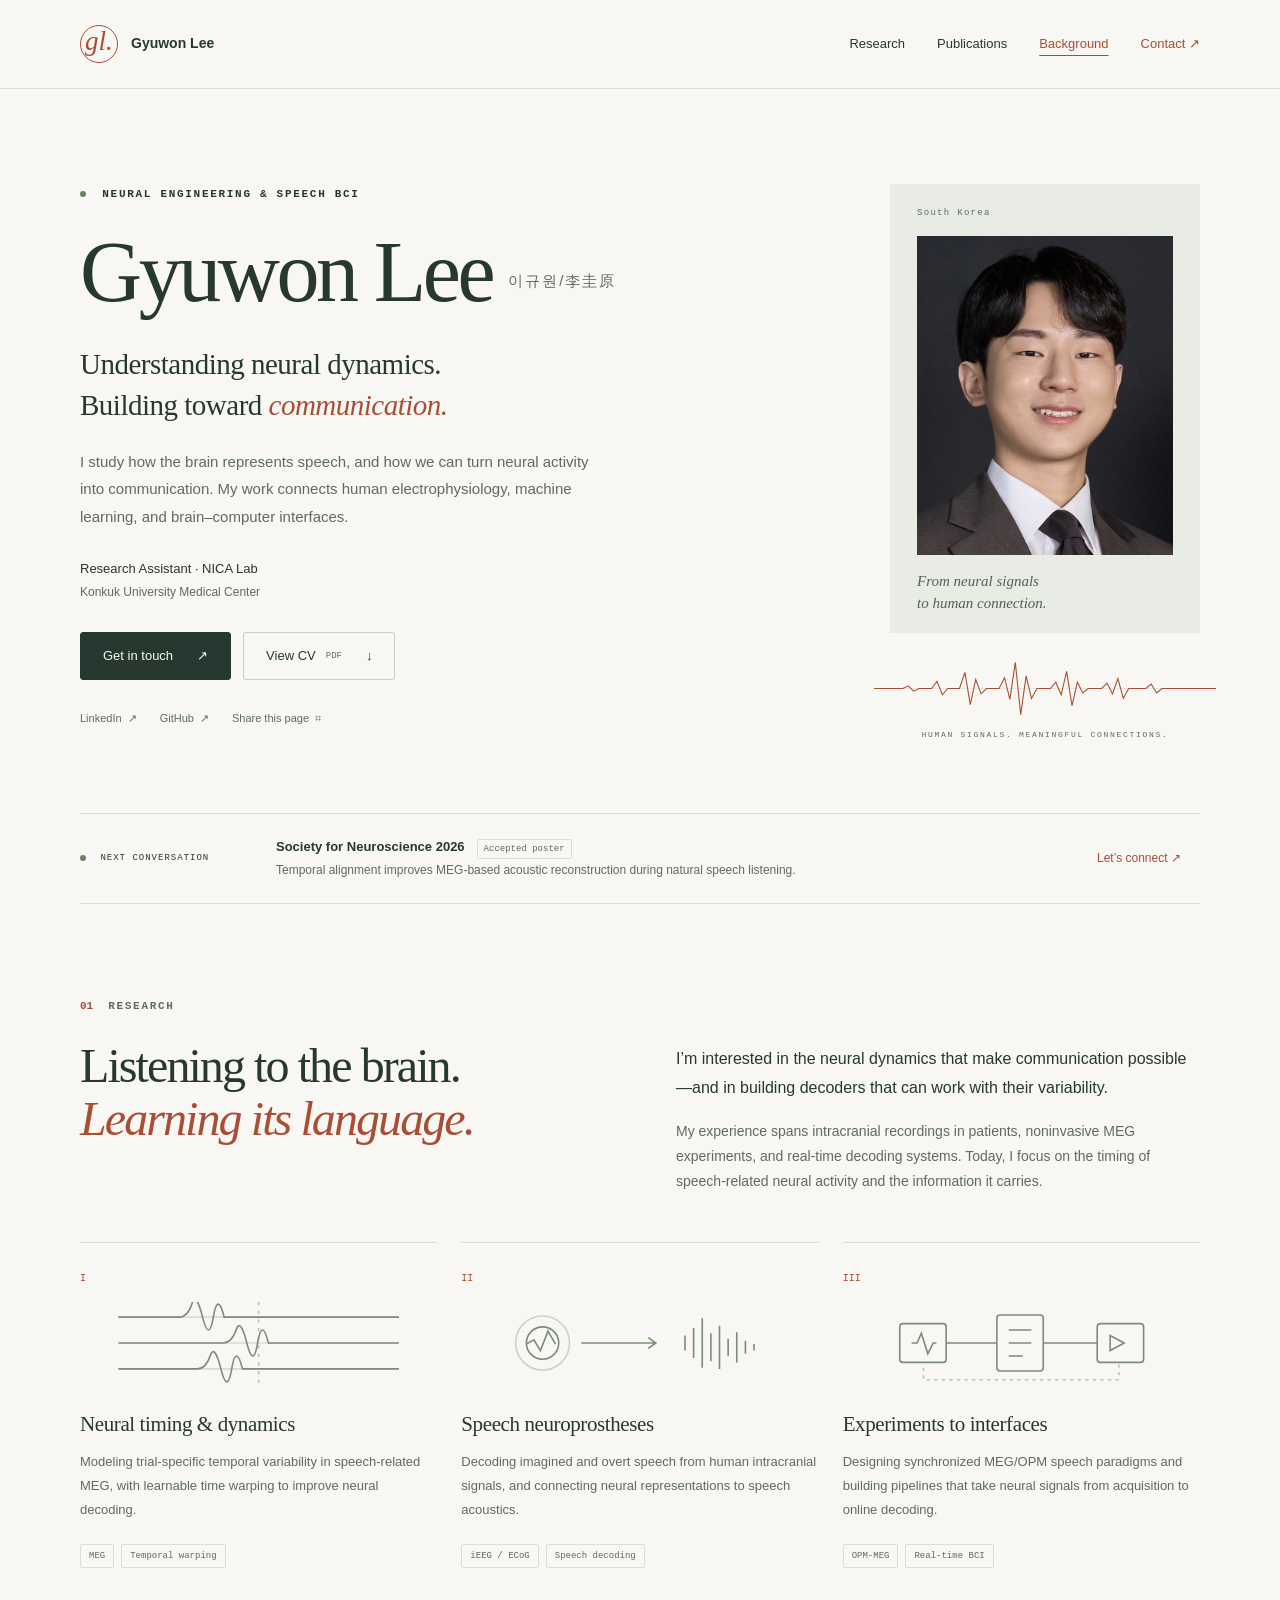
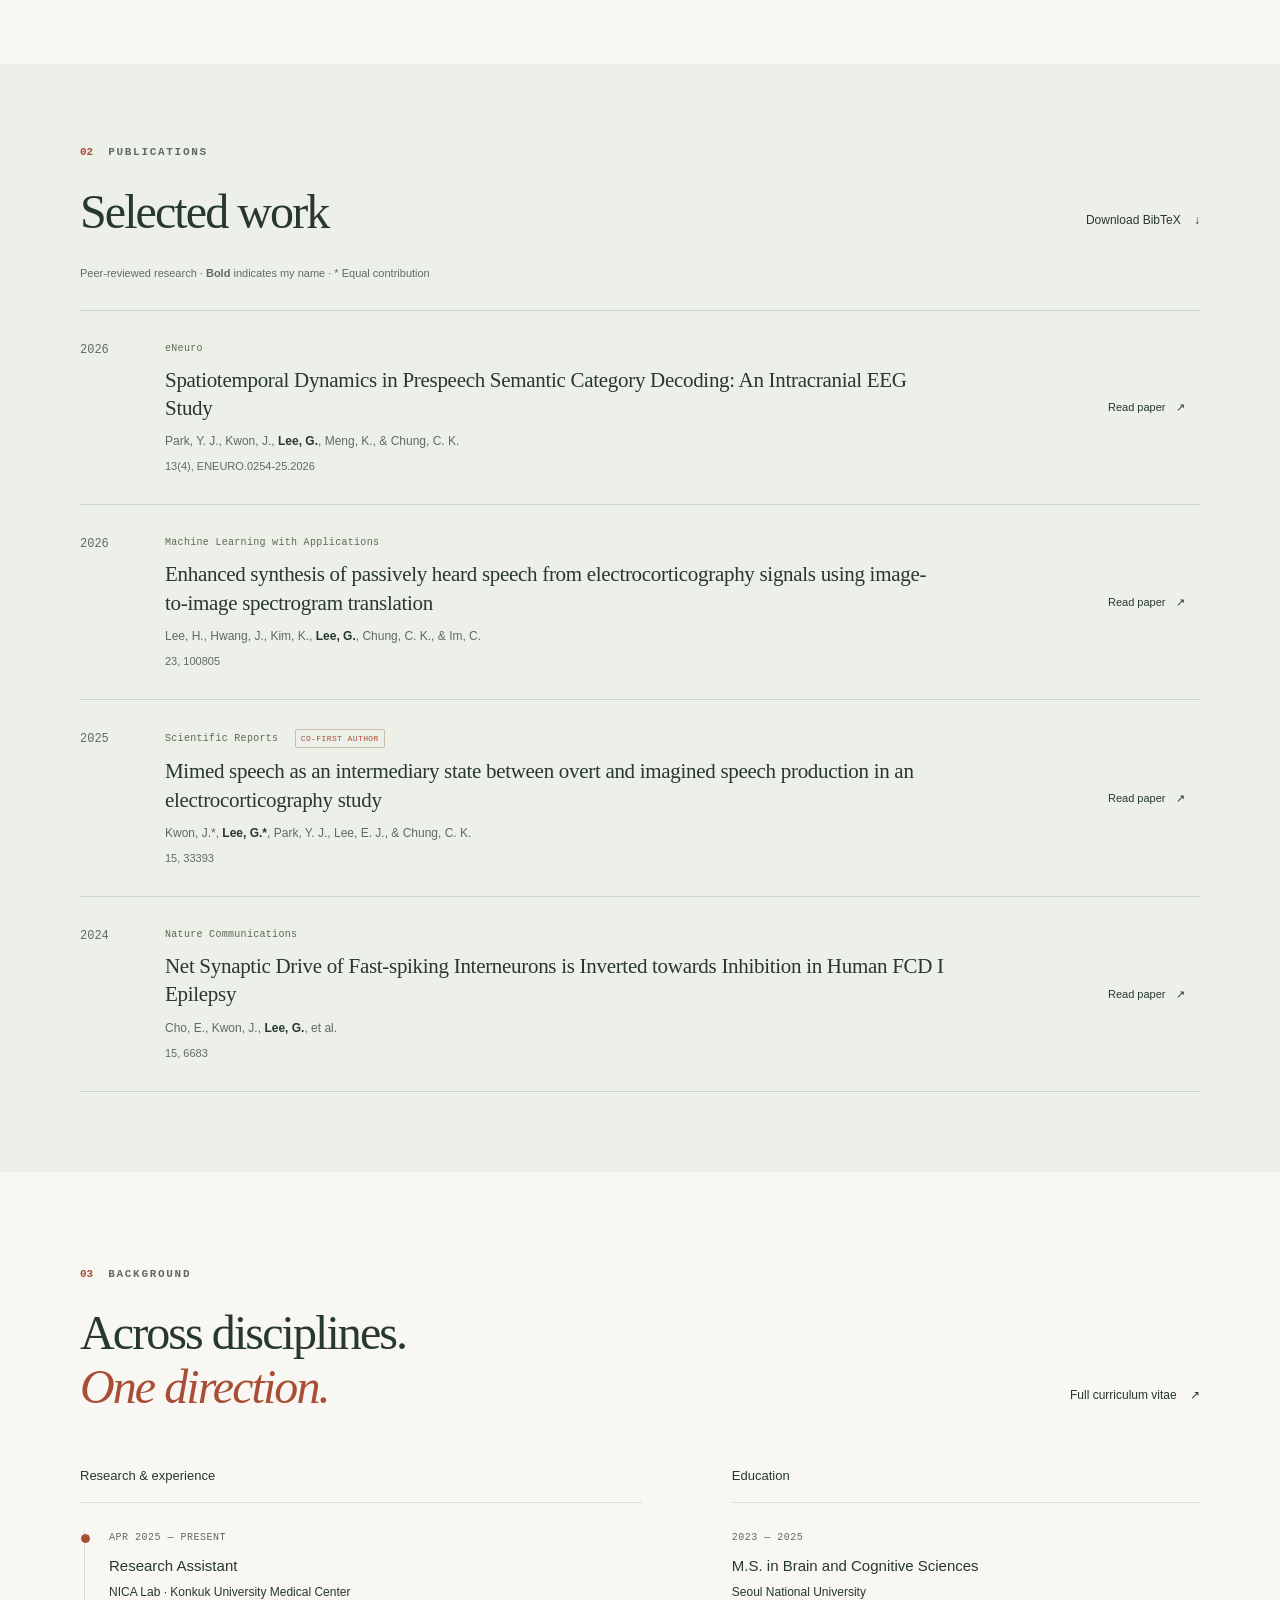
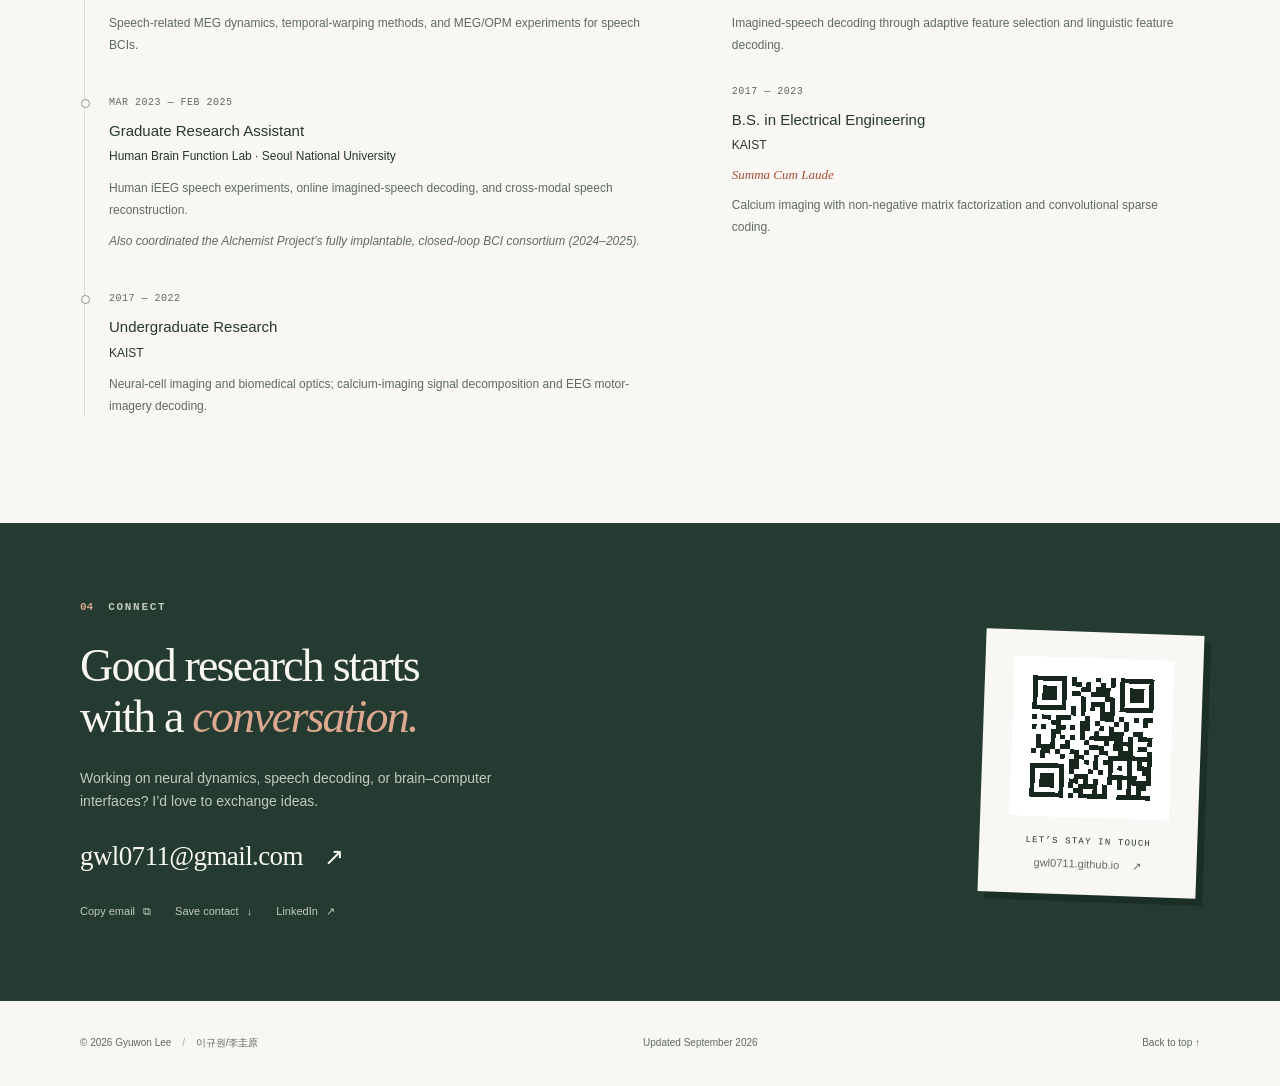
<file: site/index.html>
<!doctype html>
<html lang="en">
<head>
  <meta charset="utf-8">
  <meta name="viewport" content="width=device-width, initial-scale=1">
  <meta name="theme-color" content="#f8f7f3">
  <meta name="description" content="Gyuwon Lee is a neural engineering researcher studying speech brain–computer interfaces, human electrophysiology, and neural dynamics at Konkuk University Medical Center.">
  <meta property="og:type" content="website">
  <meta property="og:title" content="Gyuwon Lee — Neural Engineering & Speech BCI">
  <meta property="og:description" content="Understanding neural dynamics. Building toward communication. Research, publications, and contact.">
  <meta property="og:url" content="https://gwl0711.github.io/">
  <meta property="og:image" content="https://gwl0711.github.io/assets/social-card-portrait.png">
  <meta property="og:image:width" content="1200">
  <meta property="og:image:height" content="630">
  <meta name="twitter:card" content="summary_large_image">
  <link rel="canonical" href="https://gwl0711.github.io/">
  <link rel="icon" type="image/svg+xml" href="assets/favicon.svg">
  <link rel="stylesheet" href="styles.css">
  <script src="script.js" defer></script>
  <title>Gyuwon Lee — Neural Engineering & Speech BCI</title>
  <script type="application/ld+json">
  {"@context":"https://schema.org","@type":"Person","name":"Gyuwon Lee","alternateName":["이규원","李圭原"],"url":"https://gwl0711.github.io/","image":"https://gwl0711.github.io/assets/portrait-gyuwon-lee.jpg","jobTitle":"Research Assistant","worksFor":{"@type":"Organization","name":"Konkuk University Medical Center"},"alumniOf":[{"@type":"CollegeOrUniversity","name":"Seoul National University"},{"@type":"CollegeOrUniversity","name":"KAIST"}],"sameAs":["https://kr.linkedin.com/in/lee-gyuwon-585199149","https://github.com/gwl0711"]}
  </script>
</head>
<body>
  <a class="skip-link" href="#main">Skip to content</a>
  <header class="site-header">
    <div class="container header-inner">
      <a class="wordmark" href="#" aria-label="Gyuwon Lee, home"><span class="monogram" aria-hidden="true">gl.</span><span>Gyuwon Lee</span></a>
      <nav aria-label="Main navigation">
        <a href="#research">Research</a>
        <a href="#publications">Publications</a>
        <a href="#background">Background</a>
        <a href="#contact">Contact <span aria-hidden="true">↗</span></a>
      </nav>
    </div>
  </header>

  <main id="main">
    <section class="hero container" aria-labelledby="hero-title">
      <div class="hero-copy">
        <p class="eyebrow"><span class="status-dot" aria-hidden="true"></span> NEURAL ENGINEERING &amp; SPEECH BCI</p>
        <h1 id="hero-title">Gyuwon Lee<span class="korean-name" lang="ko">이규원/李圭原</span></h1>
        <p class="hero-statement">Understanding neural dynamics.<br>Building toward <em>communication.</em></p>
        <p class="hero-description">I study how the brain represents speech, and how we can turn neural activity into communication. My work connects human electrophysiology, machine learning, and brain–computer interfaces.</p>
        <p class="affiliation">Research Assistant · NICA Lab<br><span class="affiliation-sub">Konkuk University Medical Center</span></p>
        <div class="hero-actions">
          <a class="button primary" href="mailto:gwl0711@gmail.com">Get in touch <span aria-hidden="true">↗</span></a>
          <a class="button secondary" href="assets/Gyuwon_Lee_CV.pdf" target="_blank" rel="noopener">View CV <span class="file-type">PDF</span> <span aria-hidden="true">↓</span></a>
        </div>
        <div class="social-links">
          <a href="https://kr.linkedin.com/in/lee-gyuwon-585199149" target="_blank" rel="noopener noreferrer">LinkedIn <span aria-hidden="true">↗</span></a>
          <a href="https://github.com/gwl0711" target="_blank" rel="noopener noreferrer">GitHub <span aria-hidden="true">↗</span></a>
          <button class="text-button share-trigger" type="button" hidden>Share this page <span aria-hidden="true">⌗</span></button>
        </div>
      </div>
      <div class="hero-visual">
        <div class="portrait-mat">
          <span class="portrait-index">South Korea</span>
          <img class="portrait" src="assets/portrait-gyuwon-lee.jpg" width="831" height="831" alt="Portrait of Gyuwon Lee" fetchpriority="high">
          <div class="portrait-caption"><span>From neural signals</span><span>to human connection.</span></div>
        </div>
        <svg class="hero-wave" viewBox="0 0 380 70" fill="none" aria-hidden="true">
          <path class="wave-base" d="M0 35H380"/>
          <path d="M0 35H32L38 32L44 38L50 35H64L70 27L76 42L82 35H95L101 17L107 53L113 25L119 41L125 35H139L145 23L151 47L157 6L163 64L169 21L175 46L181 35H196L202 28L208 42L214 16L220 54L226 28L232 40L238 35H253L259 29L265 41L271 24L277 46L283 35H302L308 30L314 40L320 35H380"/>
        </svg>
        <p class="visual-caption">HUMAN SIGNALS. MEANINGFUL CONNECTIONS.</p>
      </div>
    </section>

    <aside class="conference container" aria-label="Conference presentation">
      <div class="conference-label"><span class="status-dot" aria-hidden="true"></span> NEXT CONVERSATION</div>
      <div class="conference-content"><p><strong>Society for Neuroscience 2026</strong><span class="conference-status">Accepted poster</span></p><p>Temporal alignment improves MEG-based acoustic reconstruction during natural speech listening.</p></div>
      <a class="conference-link" href="mailto:gwl0711@gmail.com?subject=Let%27s%20connect%20at%20SfN%202026" aria-label="Email Gyuwon to connect at SfN 2026">Let’s connect <span aria-hidden="true">↗</span></a>
    </aside>

    <section class="section container" id="research" aria-labelledby="research-title">
      <div class="section-heading"><p class="eyebrow section-label"><span>01</span> RESEARCH</p><h2 id="research-title">Listening to the brain.<br><em>Learning its language.</em></h2></div>
      <div class="research-intro"><p>I’m interested in the neural dynamics that make communication possible—and in building decoders that can work with their variability.</p><p>My experience spans intracranial recordings in patients, noninvasive MEG experiments, and real-time decoding systems. Today, I focus on the timing of speech-related neural activity and the information it carries.</p></div>
      <div class="research-grid">
        <article class="research-card">
          <span class="research-number">I</span>
          <svg viewBox="0 0 260 76" class="research-drawing" aria-hidden="true"><g fill="none" stroke="currentColor" stroke-width="1.5"><path opacity=".25" d="M0 14H260M0 38H260M0 62H260"/><path d="M0 14H56q8 0 12-12t10 12 10 0 10 0h162M0 38H97q8 0 12-12t10 12 10 0 10 0h121M0 62H73q8 0 12-12t10 12 10 0 10 0h145"/><path stroke-dasharray="3 5" opacity=".5" d="M130 0V76"/></g></svg>
          <h3>Neural timing &amp; dynamics</h3>
          <p>Modeling trial-specific temporal variability in speech-related MEG, with learnable time warping to improve neural decoding.</p>
          <div class="tags"><span>MEG</span><span>Temporal warping</span></div>
        </article>
        <article class="research-card">
          <span class="research-number">II</span>
          <svg viewBox="0 0 260 76" class="research-drawing" aria-hidden="true"><g fill="none" stroke="currentColor" stroke-width="1.5"><circle cx="40" cy="38" r="25" opacity=".35"/><circle cx="40" cy="38" r="15"/><path d="M25 39l7-4 6 10 7-18 7 12M76 38H145m-7-5 7 5-7 5M172 31v14m8-21v28m8-37v46m8-32v26m8-33v40m8-28v16m8-22v28m8-20v12m8-9v6"/></g></svg>
          <h3>Speech neuroprostheses</h3>
          <p>Decoding imagined and overt speech from human intracranial signals, and connecting neural representations to speech acoustics.</p>
          <div class="tags"><span>iEEG / ECoG</span><span>Speech decoding</span></div>
        </article>
        <article class="research-card">
          <span class="research-number">III</span>
          <svg viewBox="0 0 260 76" class="research-drawing" aria-hidden="true"><g fill="none" stroke="currentColor" stroke-width="1.5"><rect x="17" y="20" width="43" height="36" rx="3"/><rect x="107" y="12" width="43" height="52" rx="3"/><rect x="200" y="20" width="43" height="36" rx="3"/><path d="M28 38h5l4-9 6 19 5-10h3M118 26h21m-21 12h21m-21 12h13M212 31l13 7-13 7zM60 38h47m43 0h50"/><path stroke-dasharray="3 4" opacity=".5" d="M220 58v14H39V58"/></g></svg>
          <h3>Experiments to interfaces</h3>
          <p>Designing synchronized MEG/OPM speech paradigms and building pipelines that take neural signals from acquisition to online decoding.</p>
          <div class="tags"><span>OPM-MEG</span><span>Real-time BCI</span></div>
        </article>
      </div>
    </section>

    <section class="publications-section" id="publications" aria-labelledby="publications-title">
      <div class="container">
        <div class="section-topline"><div><p class="eyebrow section-label"><span>02</span> PUBLICATIONS</p><h2 id="publications-title">Selected work</h2></div><a class="text-link" href="assets/publications.bib" download>Download BibTeX <span aria-hidden="true">↓</span></a></div>
        <p class="section-note">Peer-reviewed research · <strong>Bold</strong> indicates my name · * Equal contribution</p>
        <div class="publications">
          <article class="publication">
            <div class="publication-year">2026</div><div class="publication-body"><p class="journal">eNeuro</p><h3><a href="https://doi.org/10.1523/ENEURO.0254-25.2026" target="_blank" rel="noopener noreferrer">Spatiotemporal Dynamics in Prespeech Semantic Category Decoding: An Intracranial EEG Study <span aria-hidden="true">↗</span></a></h3><p class="authors">Park, Y. J., Kwon, J., <strong>Lee, G.</strong>, Meng, K., &amp; Chung, C. K.</p><p class="publication-meta">13(4), ENEURO.0254-25.2026</p></div><a class="paper-link" href="https://doi.org/10.1523/ENEURO.0254-25.2026" target="_blank" rel="noopener noreferrer" aria-label="Read the eNeuro prespeech semantic decoding paper">Read paper <span aria-hidden="true">↗</span></a>
          </article>
          <article class="publication">
            <div class="publication-year">2026</div><div class="publication-body"><p class="journal">Machine Learning with Applications</p><h3><a href="https://doi.org/10.1016/j.mlwa.2025.100805" target="_blank" rel="noopener noreferrer">Enhanced synthesis of passively heard speech from electrocorticography signals using image-to-image spectrogram translation <span aria-hidden="true">↗</span></a></h3><p class="authors">Lee, H., Hwang, J., Kim, K., <strong>Lee, G.</strong>, Chung, C. K., &amp; Im, C.</p><p class="publication-meta">23, 100805</p></div><a class="paper-link" href="https://doi.org/10.1016/j.mlwa.2025.100805" target="_blank" rel="noopener noreferrer" aria-label="Read the speech synthesis paper in Machine Learning with Applications">Read paper <span aria-hidden="true">↗</span></a>
          </article>
          <article class="publication featured-publication">
            <div class="publication-year">2025</div><div class="publication-body"><p class="journal">Scientific Reports <span class="author-badge">CO-FIRST AUTHOR</span></p><h3><a href="https://doi.org/10.1038/s41598-025-18537-2" target="_blank" rel="noopener noreferrer">Mimed speech as an intermediary state between overt and imagined speech production in an electrocorticography study <span aria-hidden="true">↗</span></a></h3><p class="authors">Kwon, J.*, <strong>Lee, G.*</strong>, Park, Y. J., Lee, E. J., &amp; Chung, C. K.</p><p class="publication-meta">15, 33393</p></div><a class="paper-link" href="https://doi.org/10.1038/s41598-025-18537-2" target="_blank" rel="noopener noreferrer" aria-label="Read the mimed speech paper in Scientific Reports">Read paper <span aria-hidden="true">↗</span></a>
          </article>
          <article class="publication">
            <div class="publication-year">2024</div><div class="publication-body"><p class="journal">Nature Communications</p><h3><a href="https://doi.org/10.1038/s41467-024-51065-7" target="_blank" rel="noopener noreferrer">Net Synaptic Drive of Fast-spiking Interneurons is Inverted towards Inhibition in Human FCD I Epilepsy <span aria-hidden="true">↗</span></a></h3><p class="authors">Cho, E., Kwon, J., <strong>Lee, G.</strong>, et al.</p><p class="publication-meta">15, 6683</p></div><a class="paper-link" href="https://doi.org/10.1038/s41467-024-51065-7" target="_blank" rel="noopener noreferrer" aria-label="Read the epilepsy paper in Nature Communications">Read paper <span aria-hidden="true">↗</span></a>
          </article>
        </div>
      </div>
    </section>

    <section class="section container background-section" id="background" aria-labelledby="background-title">
      <div class="section-topline"><div><p class="eyebrow section-label"><span>03</span> BACKGROUND</p><h2 id="background-title">Across disciplines.<br><em>One direction.</em></h2></div><a class="text-link" href="assets/Gyuwon_Lee_CV.pdf" target="_blank" rel="noopener">Full curriculum vitae <span aria-hidden="true">↗</span></a></div>
      <div class="background-grid">
        <div><h3 class="column-title">Research &amp; experience</h3>
          <div class="timeline">
            <article class="timeline-entry current"><p class="date">APR 2025 — PRESENT</p><h4>Research Assistant</h4><p class="institution">NICA Lab · Konkuk University Medical Center</p><p>Speech-related MEG dynamics, temporal-warping methods, and MEG/OPM experiments for speech BCIs.</p></article>
            <article class="timeline-entry"><p class="date">MAR 2023 — FEB 2025</p><h4>Graduate Research Assistant</h4><p class="institution">Human Brain Function Lab · Seoul National University</p><p>Human iEEG speech experiments, online imagined-speech decoding, and cross-modal speech reconstruction.</p><p class="experience-note">Also coordinated the Alchemist Project’s fully implantable, closed-loop BCI consortium (2024–2025).</p></article>
            <article class="timeline-entry"><p class="date">2017 — 2022</p><h4>Undergraduate Research</h4><p class="institution">KAIST</p><p>Neural-cell imaging and biomedical optics; calcium-imaging signal decomposition and EEG motor-imagery decoding.</p></article>
          </div>
        </div>
        <div class="education-column"><h3 class="column-title">Education</h3>
          <article class="education"><p class="date">2023 — 2025</p><h4>M.S. in Brain and Cognitive Sciences</h4><p class="institution">Seoul National University</p><p>Imagined-speech decoding through adaptive feature selection and linguistic feature decoding.</p></article>
          <article class="education"><p class="date">2017 — 2023</p><h4>B.S. in Electrical Engineering</h4><p class="institution">KAIST</p><p class="honor">Summa Cum Laude</p><p>Calcium imaging with non-negative matrix factorization and convolutional sparse coding.</p></article>
        </div>
      </div>
    </section>

    <section class="contact-section" id="contact" aria-labelledby="contact-title">
      <div class="container contact-inner"><div class="contact-copy"><p class="eyebrow section-label"><span>04</span> CONNECT</p><h2 id="contact-title">Good research starts<br>with a <em>conversation.</em></h2><p>Working on neural dynamics, speech decoding, or brain–computer interfaces? I’d love to exchange ideas.</p><a class="email-link" href="mailto:gwl0711@gmail.com">gwl0711@gmail.com <span aria-hidden="true">↗</span></a><div class="contact-actions"><button class="text-button" id="copy-email" type="button" hidden>Copy email <span aria-hidden="true">⧉</span></button><a href="assets/Gyuwon_Lee.vcf" download>Save contact <span aria-hidden="true">↓</span></a><a href="https://kr.linkedin.com/in/lee-gyuwon-585199149" target="_blank" rel="noopener noreferrer">LinkedIn <span aria-hidden="true">↗</span></a></div></div>
        <a class="qr-card" href="qr.html" aria-label="Open a printable QR code for Gyuwon Lee’s website"><img src="assets/qr-code.svg" width="160" height="160" alt="QR code linking to gwl0711.github.io" loading="lazy"><span>LET’S STAY IN TOUCH</span><small>gwl0711.github.io <span aria-hidden="true">↗</span></small></a>
      </div>
    </section>
  </main>
  <footer class="container site-footer"><p>© <span id="year">2026</span> Gyuwon Lee <span class="footer-separator">/</span> <span lang="ko">이규원/李圭原</span></p><p>Updated September 2026</p><a href="#">Back to top <span aria-hidden="true">↑</span></a></footer>

  <dialog id="share-dialog" aria-labelledby="share-title"><button class="dialog-close" type="button" aria-label="Close sharing dialog">×</button><p class="eyebrow">CONTINUE THE CONVERSATION</p><h2 id="share-title">Let’s stay in touch.</h2><img src="assets/qr-code.svg" width="240" height="240" alt="QR code linking to gwl0711.github.io"><p class="share-url">gwl0711.github.io</p><div class="dialog-actions"><button class="button primary" id="copy-url" type="button">Copy link <span aria-hidden="true">⧉</span></button><a class="button secondary" href="qr.html">QR downloads <span aria-hidden="true">↗</span></a></div></dialog>
  <div class="toast" id="toast" role="status" aria-live="polite"></div>
</body>
</html>
</file>
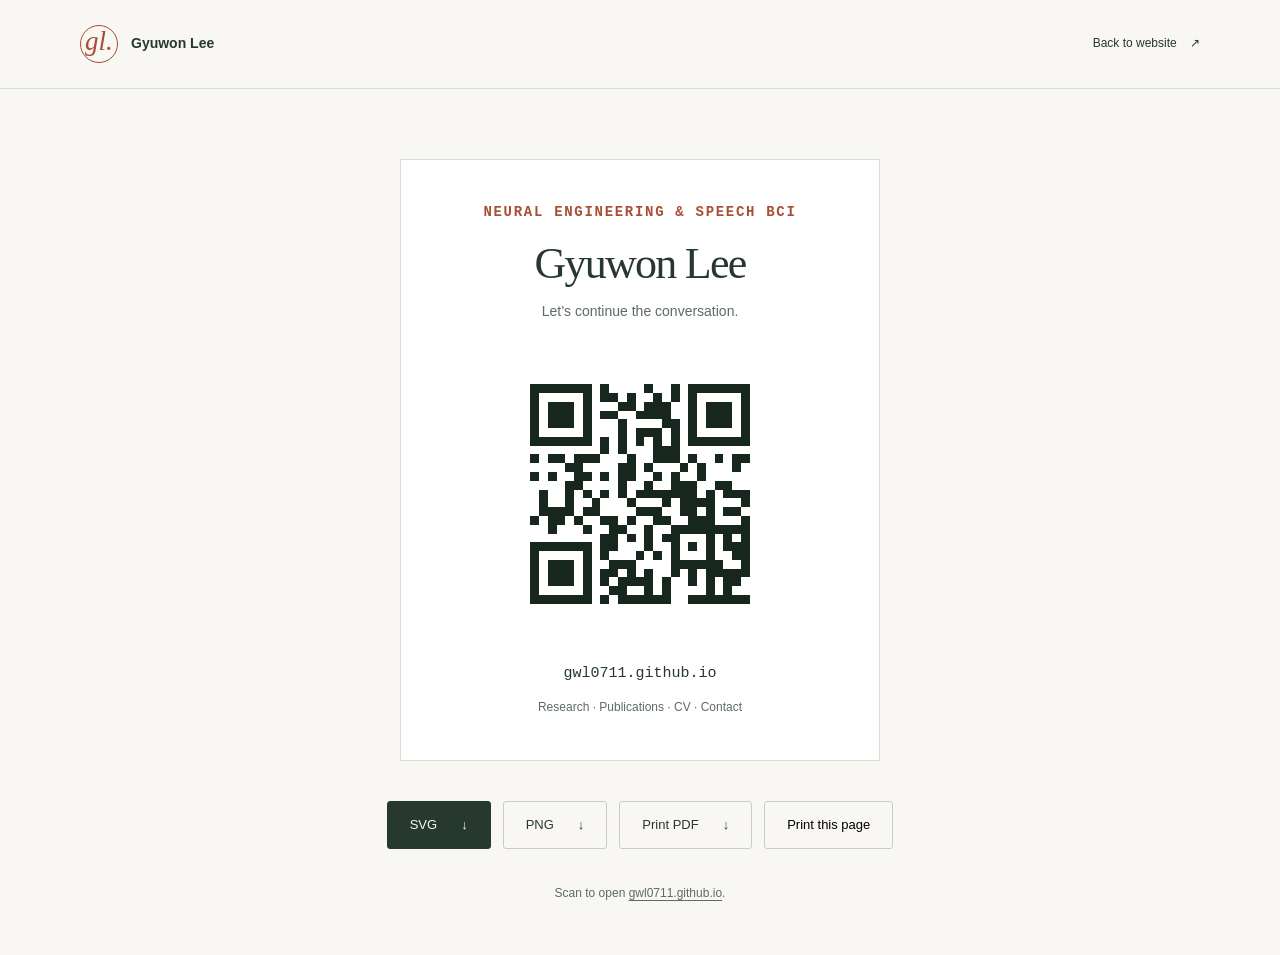
<file: site/qr.html>
<!doctype html>
<html lang="en">
<head><meta charset="utf-8"><meta name="viewport" content="width=device-width, initial-scale=1"><meta name="theme-color" content="#f8f7f3"><meta name="robots" content="noindex"><title>Stay in touch — Gyuwon Lee</title><link rel="icon" href="assets/favicon.svg" type="image/svg+xml"><link rel="stylesheet" href="styles.css"><script src="script.js" defer></script></head>
<body class="qr-page"><header class="site-header"><div class="container header-inner"><a class="wordmark" href="./"><span class="monogram" aria-hidden="true">gl.</span><span>Gyuwon Lee</span></a><a class="text-link" href="./">Back to website <span aria-hidden="true">↗</span></a></div></header>
<main><article class="qr-sheet"><p class="eyebrow">NEURAL ENGINEERING &amp; SPEECH BCI</p><h1>Gyuwon Lee</h1><p>Let’s continue the conversation.</p><img src="assets/qr-code.svg" width="290" height="290" alt="Scan to open https://gwl0711.github.io/"><p class="qr-address">gwl0711.github.io</p><p class="qr-caption">Research · Publications · CV · Contact</p></article><div class="qr-downloads"><a class="button primary" href="assets/qr-code.svg" download>SVG <span aria-hidden="true">↓</span></a><a class="button secondary" href="assets/qr-code.png" download>PNG <span aria-hidden="true">↓</span></a><a class="button secondary" href="assets/Gyuwon_Lee_QR.pdf" download>Print PDF <span aria-hidden="true">↓</span></a><button class="button secondary" id="print-qr" type="button">Print this page</button></div><p class="qr-help">Scan to open <a href="https://gwl0711.github.io/">gwl0711.github.io</a>.</p></main></body>
</html>
</file>
<file: site/styles.css>
:root{--paper:#f8f7f3;--ink:#26382f;--muted:#5e6b61;--accent:#a84e34;--line:#dadfd6;--sage:#eaf0e7;--white:#fff;--serif:Georgia,'Times New Roman',serif;--sans:Arial,Helvetica,sans-serif;--mono:'Courier New',monospace}
*{box-sizing:border-box}html{scroll-behavior:smooth;scroll-padding-top:100px}body{margin:0;background:var(--paper);color:var(--ink);font-family:var(--sans);font-size:16px;line-height:1.65;-webkit-font-smoothing:antialiased}a{color:inherit;text-decoration:none}button{font:inherit;cursor:pointer}a,button{touch-action:manipulation}img,svg{max-width:100%}button:disabled{cursor:default}[hidden]{display:none!important}::selection{background:#dce4d4}a:focus-visible,button:focus-visible{outline:2px solid var(--accent);outline-offset:5px}a:hover{color:var(--accent)}p,h1,h2,h3,h4{margin-top:0}p{margin-bottom:16px}h1,h2{font-family:var(--serif);font-weight:400;letter-spacing:-.04em;line-height:1.12}h2{font-size:clamp(34px,4vw,48px);margin-bottom:0}h2 em,.hero-statement em{color:var(--accent);font-weight:400}.container{width:calc(100% - 112px);max-width:1120px;margin-inline:auto}.skip-link{position:fixed;top:-90px;left:15px;z-index:100;background:var(--ink);color:#fff;padding:12px}.skip-link:focus{top:12px}.site-header{position:sticky;top:0;z-index:20;background:rgba(248,247,243,.97);border-bottom:1px solid var(--line)}.header-inner{min-height:88px;display:flex;align-items:center;justify-content:space-between;gap:32px}.wordmark{display:flex;align-items:center;gap:13px;font-size:14px;font-weight:600;white-space:nowrap}.monogram{display:grid;place-items:center;border:1px solid var(--accent);border-radius:50%;width:38px;height:38px;color:var(--accent);font:italic 27px var(--serif);padding-bottom:5px}.site-header nav{display:flex;align-items:center;gap:32px;font-size:13px}.site-header nav a{padding:12px 0}.site-header nav a:last-child{color:var(--accent)}.site-header nav a.active{color:var(--accent);text-decoration:underline;text-underline-offset:7px}.eyebrow{font:11px/1.5 var(--mono);font-weight:700;letter-spacing:1.7px}.status-dot{display:inline-block;width:6px;height:6px;background:#658462;border-radius:50%;margin-right:8px;vertical-align:middle}.hero{padding-top:88px;padding-bottom:72px;display:grid;grid-template-columns:minmax(0,1fr) 310px;gap:85px;align-items:center}.hero .eyebrow{margin-bottom:22px}.hero h1{font-size:clamp(56px,6.9vw,86px);margin:0 0 24px;white-space:nowrap}.korean-name{display:inline-block;margin-left:16px;font:15px var(--sans);letter-spacing:2px;color:var(--muted);vertical-align:middle}.hero-statement{font:29px/1.4 var(--serif);letter-spacing:-.5px;margin-bottom:22px}.hero-description{font-size:15px;line-height:1.85;max-width:535px;color:var(--muted)}.affiliation{font-size:13px;line-height:1.8;margin-top:26px;margin-bottom:28px}.affiliation-sub{padding-left:0;font-size:12px;color:var(--muted)}.hero-actions{display:flex;flex-wrap:wrap;gap:12px}.button{display:inline-flex;align-items:center;justify-content:center;gap:24px;min-height:48px;padding:10px 22px;border:1px solid var(--ink);border-radius:3px;font-size:13px;font-weight:500;transition:background .15s,color .15s}.button.primary{background:var(--ink);color:var(--paper)}.button.primary:hover{background:#3d5345}.button.secondary{background:transparent;border-color:#c8cec3}.button.secondary:hover{background:var(--sage);color:var(--ink)}.file-type{font:9px var(--mono);color:var(--muted);margin-left:-14px}.social-links{display:flex;flex-wrap:wrap;gap:23px;font-size:11px;margin-top:24px;color:var(--muted)}.social-links a{padding-block:5px}.text-button{border:0;background:transparent;padding:0;color:inherit;font-size:inherit}.text-button:hover{color:var(--accent)}.social-links span{margin-left:3px}.hero-visual{position:relative;padding-top:7px}.portrait-mat{background:#e9ece4;padding:24px 27px 18px;position:relative}.portrait-index{display:block;font:9px var(--mono);letter-spacing:1.3px;color:var(--muted);margin-bottom:18px}.portrait{display:block;width:100%;aspect-ratio:300/374;height:auto;object-fit:cover;object-position:center;filter:saturate(.84)}.portrait-caption{padding-top:16px;display:flex;flex-direction:column;font:italic 15px/1.45 var(--serif);color:#53634f}.hero-wave{display:block;width:calc(100% + 40px);max-width:none;margin:24px -20px 0;height:63px;stroke:var(--accent);stroke-width:1.2}.hero-wave .wave-base{stroke:var(--line);stroke-width:.7}.visual-caption{text-align:center;font:8px/1.5 var(--mono);letter-spacing:1.7px;color:var(--muted);margin:9px 0 0}.conference{border-top:1px solid var(--line);border-bottom:1px solid var(--line);padding:22px 0;display:grid;grid-template-columns:174px minmax(0,1fr) 103px;gap:22px;align-items:center}.conference-label{font:9px var(--mono);letter-spacing:1px}.conference-content p{margin:0;font-size:12px;color:var(--muted);line-height:1.65}.conference-content strong{font-size:13px;color:var(--ink)}.conference-content p+p{margin-top:4px}.conference-status{font:9px var(--mono);margin-left:12px;padding:4px 6px;border:1px solid var(--line);border-radius:2px}.conference-link{font-size:12px;white-space:nowrap;color:var(--accent)}.section{padding-top:94px;padding-bottom:96px}.section-label{display:flex;align-items:center;gap:15px;color:var(--muted);margin-bottom:24px}.section-label>span{color:var(--accent);letter-spacing:0}#research{display:grid;grid-template-columns:1fr 1fr;gap:40px 72px}.research-intro{padding-top:47px;color:var(--muted);font-size:14px;line-height:1.8}.research-intro p:first-child{color:var(--ink);font-size:16px}.research-intro p:last-child{margin-bottom:0}.research-grid{grid-column:1/-1;display:grid;grid-template-columns:repeat(3,1fr);gap:24px;margin-top:8px}.research-card{border-top:1px solid var(--line);padding-top:20px;position:relative}.research-number{font:10px var(--mono);color:var(--accent)}.research-drawing{display:block;width:100%;height:92px;color:#7c8d75;margin:7px 0 22px;padding:5px 10px}.research-card h3{font:21px/1.3 var(--serif);letter-spacing:-.4px;margin-bottom:12px}.research-card p{color:var(--muted);font-size:13px;line-height:1.85;margin-bottom:22px}.tags{display:flex;flex-wrap:wrap;gap:7px}.tags span{font:9px var(--mono);border:1px solid var(--line);padding:6px 8px;border-radius:2px;color:var(--muted)}.publications-section{background:#edf0e9;padding:80px 0}.section-topline{display:flex;align-items:flex-end;justify-content:space-between;gap:24px}.text-link{font-size:12px;white-space:nowrap;padding-block:8px}.text-link span{margin-left:10px}.section-note{font-size:11px;color:var(--muted);margin:26px 0 27px}.publication{padding:29px 0;border-top:1px solid #cbd3c5;display:grid;grid-template-columns:65px minmax(0,1fr) 92px;gap:20px;align-items:start}.publication:last-child{border-bottom:1px solid #cbd3c5}.publication-year{font:12px var(--mono);padding-top:3px;color:var(--muted)}.journal{font:10px/1.7 var(--mono);letter-spacing:.3px;color:#5c6a50;margin-bottom:9px}.publication h3{font:21px/1.35 var(--serif);letter-spacing:-.3px;max-width:780px;margin:0 0 10px}.publication h3 a>span{display:none}.authors{font-size:12px;color:var(--muted);margin-bottom:5px}.authors strong{font-weight:600;color:var(--ink)}.publication-meta{font-size:11px;color:var(--muted);margin:0}.paper-link{font-size:11px;align-self:center;white-space:nowrap}.paper-link span{margin-left:7px}.author-badge{display:inline-block;color:var(--accent);font-size:8px;letter-spacing:.4px;margin-left:10px;padding:2px 5px;border:1px solid #cabbab;border-radius:2px}.background-grid{display:grid;grid-template-columns:1.2fr 1fr;gap:90px;margin-top:51px}.column-title{font-size:13px;font-weight:500;padding-bottom:16px;margin-bottom:27px;border-bottom:1px solid var(--line)}.timeline{border-left:1px solid var(--line);margin-left:4px;padding-left:24px}.timeline-entry{position:relative;padding-bottom:28px}.timeline-entry:before{content:'';position:absolute;left:-28px;top:4px;width:7px;height:7px;background:var(--paper);border:1px solid #8e9a85;border-radius:50%}.timeline-entry.current:before{background:var(--accent);border-color:var(--accent)}.timeline-entry:last-child{padding-bottom:0}.date{font:10px/1.5 var(--mono);letter-spacing:.5px;color:var(--muted);margin-bottom:10px}.background-grid h4{font-size:15px;font-weight:500;line-height:1.45;margin-bottom:5px}.background-grid p:not(.date){font-size:12px;color:var(--muted);line-height:1.8;margin-bottom:10px}.background-grid p.institution{font-size:12px;color:var(--ink);margin-bottom:10px}.experience-note{font-style:italic}.education+.education{margin-top:27px}.background-grid p.honor{color:var(--accent);font:italic 13px var(--serif);margin-top:8px;margin-bottom:12px}.contact-section{background:#253a30;color:var(--paper);padding:76px 0 73px}.contact-inner{display:flex;align-items:center;justify-content:space-between;gap:65px}.contact-section .section-label{color:#c2cbbd}.contact-section .section-label>span{color:#d7a48e}.contact-section h2{font-size:46px}.contact-section h2 em{color:#dca990}.contact-copy>p:not(.eyebrow){font-size:14px;color:#c2cbbd;max-width:435px;margin:24px 0 22px}.email-link{font:27px/1.6 var(--serif);letter-spacing:-.6px}.email-link:hover{color:#dca990}.email-link span{font:24px var(--sans);margin-left:15px}.contact-actions{display:flex;flex-wrap:wrap;align-items:center;gap:24px;margin-top:16px;font-size:11px;color:#c2cbbd}.contact-actions a,.contact-actions button{padding:8px 0}.contact-actions a:hover,.contact-actions button:hover{color:white}.contact-actions span{margin-left:5px}.qr-card{flex-shrink:0;display:flex;align-items:center;flex-direction:column;background:var(--paper);color:var(--ink);padding:26px 25px 22px;width:218px;transform:rotate(2deg);box-shadow:7px 7px 0 #1b2f26;transition:transform .2s}.qr-card:hover{transform:rotate(0);color:var(--ink)}.qr-card>span{font:9px var(--mono);letter-spacing:1.2px;margin-top:19px}.qr-card small{font-size:11px;margin-top:8px;color:var(--muted)}.qr-card small span{margin-left:10px}.site-footer{display:flex;align-items:center;justify-content:space-between;gap:18px;padding-top:25px;padding-bottom:25px;font-size:10px;color:var(--muted)}.site-footer p{margin:0}.footer-separator{padding:0 8px;color:#a5aea0}.site-footer a{padding:9px 0}dialog{border:1px solid var(--line);border-radius:5px;padding:40px;max-width:calc(100% - 36px);width:430px;background:var(--paper);color:var(--ink);text-align:center;box-shadow:0 25px 100px #14271b33}dialog::backdrop{background:#17241cc0;backdrop-filter:blur(3px)}dialog h2{font-size:32px;margin:16px 0 24px}dialog .eyebrow{font-size:9px;margin-top:10px}dialog>img{display:block;margin-inline:auto}.dialog-close{position:absolute;top:9px;right:11px;width:40px;height:40px;font-size:26px;border:0;background:transparent;color:var(--ink)}.share-url{font:12px var(--mono);margin:14px 0 25px}.dialog-actions{display:flex;justify-content:center;gap:10px}.dialog-actions .button{padding:10px 16px;gap:10px;font-size:11px}.toast{position:fixed;bottom:26px;left:50%;transform:translate(-50%,15px);background:var(--ink);border:1px solid #9aab92;color:white;font-size:13px;border-radius:4px;padding:12px 22px;opacity:0;pointer-events:none;transition:opacity .2s,transform .2s;z-index:100;max-width:calc(100vw - 30px);width:max-content;text-align:center}.toast.visible{opacity:1;transform:translate(-50%,0)}
/* Standalone, print-friendly conference QR sheet. */
.qr-page .site-header{position:static}.qr-sheet{width:min(480px,calc(100% - 40px));margin:70px auto 40px;text-align:center;border:1px solid var(--line);padding:42px;background:#fff}.qr-sheet h1{font-size:44px;margin:12px 0}.qr-sheet .eyebrow{color:var(--accent)}.qr-sheet>p{font-size:14px;color:var(--muted)}.qr-sheet>img{width:290px;height:auto;display:block;margin:26px auto}.qr-sheet .qr-address{font:15px var(--mono);color:var(--ink)}.qr-sheet .qr-caption{font-size:12px;margin-bottom:0}.qr-downloads{display:flex;flex-wrap:wrap;justify-content:center;gap:12px;margin:0 20px 35px}.qr-help{text-align:center;font-size:12px;color:var(--muted);padding:0 20px 35px}.qr-help a{text-decoration:underline;text-underline-offset:3px}
@media(min-width:1440px){.hero{padding-top:105px;padding-bottom:92px;gap:105px}.hero-visual{margin-right:10px}}
@media(max-width:1050px){.container{width:calc(100% - 72px)}.hero{grid-template-columns:minmax(0,1fr) 260px;gap:40px;padding-top:65px}.hero h1{font-size:64px}.korean-name{display:block;margin:13px 0 0;font-size:13px}.hero-statement{font-size:25px}.hero-description{font-size:14px}.portrait-mat{padding:20px}.conference{grid-template-columns:155px minmax(0,1fr);gap:15px}.conference-link{grid-column:2}.conference-status{display:inline-block}.research-intro{padding-top:35px}.background-grid{gap:50px}}
@media(max-width:760px){html{scroll-padding-top:110px}.container{width:calc(100% - 40px)}.header-inner{min-height:72px;gap:20px}.wordmark{gap:8px;font-size:12px}.monogram{width:32px;height:32px;font-size:23px}.site-header nav{gap:19px;font-size:11px}.site-header nav a:nth-child(3){display:none}.site-header nav a:last-child{display:none}.hero{padding-top:40px;padding-bottom:40px;grid-template-columns:1fr 105px;gap:0 16px;align-items:start}.hero-copy{display:contents}.hero .eyebrow{grid-column:1/-1;font-size:9px;letter-spacing:1.3px;margin-bottom:24px}.hero h1{font-size:clamp(40px,7.8vw,57px);white-space:normal;grid-column:1;grid-row:2;margin-bottom:16px;align-self:center}.korean-name{font-size:12px;margin-top:12px}.hero-visual{grid-column:2;grid-row:2/4;padding:0;align-self:start}.portrait-mat{padding:6px;background:#e9ece4}.portrait-index{display:block;font-size:8px;letter-spacing:.3px;margin-bottom:5px}.portrait-caption,.hero-wave,.visual-caption{display:none}.portrait{width:100%;height:auto}.hero-statement{grid-column:1/-1;font-size:26px;margin-top:19px;margin-bottom:19px}.hero-description{grid-column:1/-1;font-size:14px;max-width:550px;margin-bottom:0}.affiliation{grid-column:1/-1;margin-top:21px;margin-bottom:23px;font-size:12px}.affiliation-sub{padding-left:0;font-size:11px}.hero-actions{grid-column:1/-1;gap:10px}.hero-actions .button{padding-inline:19px;gap:22px}.social-links{grid-column:1/-1;margin-top:18px;gap:23px}.conference{grid-template-columns:1fr;gap:10px;padding:22px 0}.conference-label{font-size:9px}.conference-content p{font-size:12px}.conference-content p:first-child{display:flex;flex-wrap:wrap;gap:7px;align-items:center}.conference-content strong{font-size:13px}.conference-status{margin-left:0;font-size:8px}.conference-link{grid-column:1;padding-top:3px;font-size:11px}.section{padding-top:58px;padding-bottom:58px}.section-label{font-size:9px;letter-spacing:1.2px;margin-bottom:17px;gap:12px}h2{font-size:35px}#research{grid-template-columns:1fr;gap:22px}.research-intro{padding-top:0;font-size:13px}.research-intro p:first-child{font-size:15px}.research-grid{grid-template-columns:1fr;gap:28px;margin-top:6px}.research-card{display:grid;grid-template-columns:1fr 88px;gap:0 18px;padding-top:18px}.research-number{grid-column:1;margin-bottom:13px}.research-drawing{grid-column:2;grid-row:1/3;height:63px;margin:0;padding:0;align-self:center}.research-card h3{grid-column:1;font-size:23px;margin-bottom:13px}.research-card p{grid-column:1/-1;font-size:13px;margin-bottom:15px;max-width:540px}.tags{grid-column:1/-1}.publications-section{padding:53px 0}.section-topline{align-items:flex-start;flex-wrap:wrap;gap:20px}.section-topline>.text-link{font-size:11px;padding-top:0}.section-note{font-size:10px;margin-top:10px;line-height:1.8}.publication{grid-template-columns:36px 1fr;gap:13px;padding:25px 0}.publication-year{font-size:10px;line-height:1.7;padding-top:0}.publication h3{font-size:20px;line-height:1.4}.publication h3 a>span{display:inline;font:16px var(--sans);white-space:nowrap;color:var(--accent)}.journal{font-size:9px}.author-badge{font-size:7px;margin:4px 0 0 7px}.authors{font-size:11px;line-height:1.7}.publication-meta{font-size:10px}.paper-link{display:none}.background-grid{grid-template-columns:1fr;gap:37px;margin-top:25px}.column-title{font-size:12px;margin-bottom:23px}.background-grid h4{font-size:15px}.background-grid p:not(.date){font-size:13px}.timeline-entry{padding-bottom:24px}.contact-section{padding:52px 0}.contact-inner{display:block}.contact-section h2{font-size:35px}.contact-copy>p:not(.eyebrow){font-size:13px;margin:20px 0}.email-link{font-size:clamp(22px,5.8vw,28px)}.email-link span{font-size:20px;margin-left:6px}.contact-actions{gap:20px;margin-top:12px;font-size:11px}.qr-card{width:170px;padding:16px;margin-top:39px;margin-left:auto;margin-right:auto}.qr-card img{width:130px;height:130px}.qr-card>span{font-size:8px;margin-top:12px}.qr-card small{font-size:10px}.site-footer{flex-wrap:wrap;gap:8px;padding:22px 0;font-size:9px}.site-footer p:nth-child(2){order:3;flex-basis:100%}.site-footer a{margin-left:auto}.qr-sheet{margin-top:35px;padding:30px 24px}.qr-sheet h1{font-size:38px}.qr-downloads .button{font-size:11px;padding:10px 15px;gap:12px}dialog{padding:28px 23px}.dialog-actions .button{padding-inline:12px}}
@media(prefers-reduced-motion:reduce){html{scroll-behavior:auto}*,*::before,*::after{transition:none!important;animation:none!important}}
@media print{.site-header,.hero-actions,.social-links,.contact-actions,.site-footer,.qr-downloads,.qr-help,.skip-link,dialog,.toast{display:none!important}body{background:white;color:black}.container{width:100%;max-width:none}.hero{padding:10px 0 30px;gap:40px}.section,.publications-section,.contact-section{padding:30px 0;background:white;color:black}.contact-section h2 em,.contact-copy>p:not(.eyebrow),.contact-section .section-label{color:#333}.publication,.research-card,.timeline-entry,.education{break-inside:avoid}a{color:inherit}.qr-sheet{border:0;margin:35mm auto;width:100%;max-width:150mm}.qr-sheet>img{width:80mm}.qr-sheet h1{font-size:40pt}.qr-sheet .qr-address{font-size:16pt}.qr-sheet .qr-caption{font-size:11pt}.qr-page .qr-sheet .eyebrow{color:black}}
</file>
